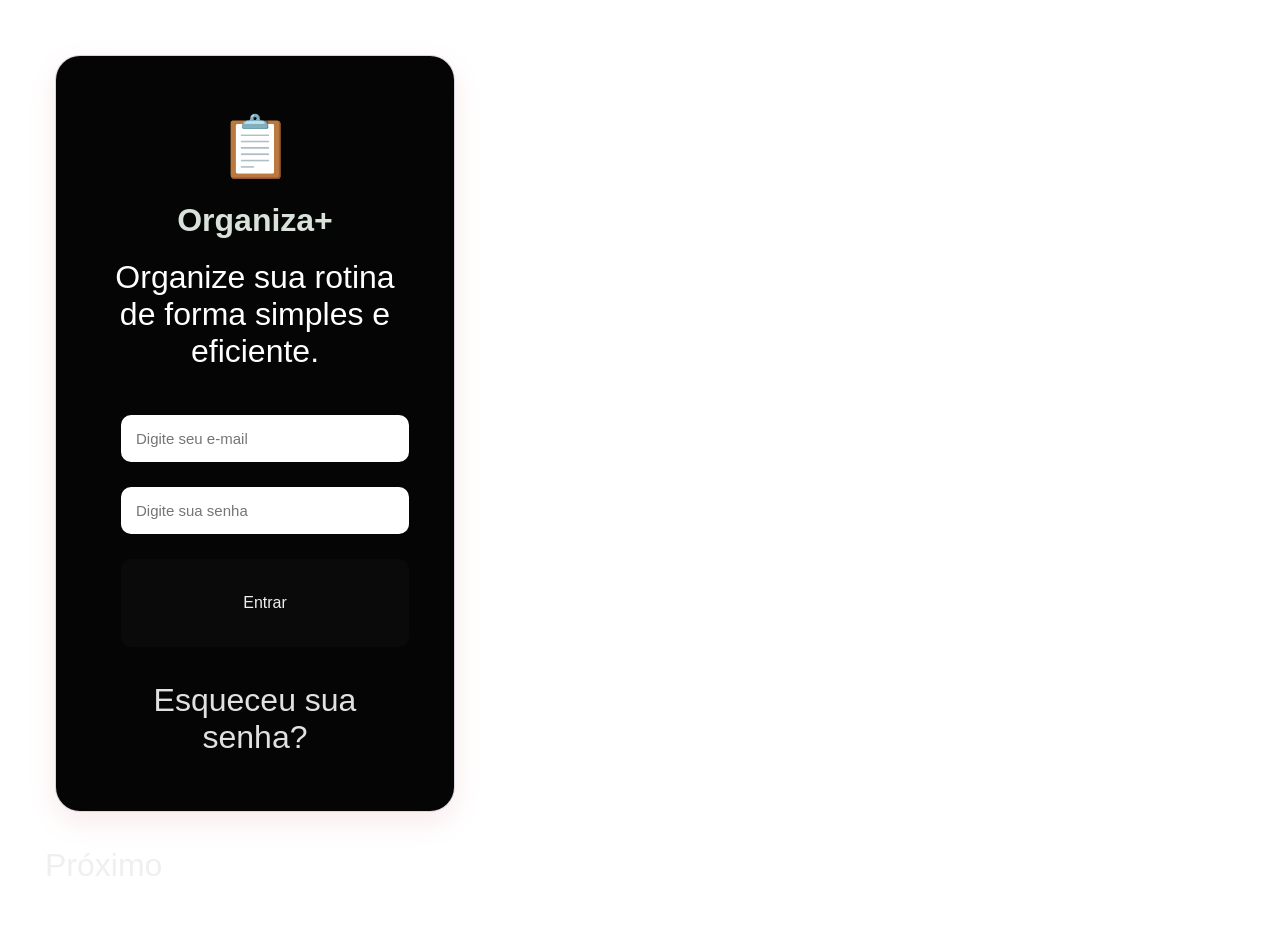
<file: index.html>
<!DOCTYPE html>
<html lang="pt-BR">
<head>
    <meta charset="UTF-8">
    <meta name="viewport" content="width=device-width, initial-scale=1.0">
    <title>Organiza+ | Login</title>
    <link rel="stylesheet" href="style.css">
  
</head>
<body>

    <div class="container">

        <div class="login-box">

            <div class="logo">
                📋
            </div>

            <h1>Organiza+</h1>

            <p>Organize sua rotina de forma simples e eficiente.</p>

            <form action="home.html">

                <input type="email" placeholder="Digite seu e-mail" required>

                <input type="password" placeholder="Digite sua senha" required>

                <button type="submit">Entrar</button>

            </form>

            <a href="#">Esqueceu sua senha?</a>

        </div>

    </div>
<a href="home.html">Próximo</a>
</body>
</html>
</file>
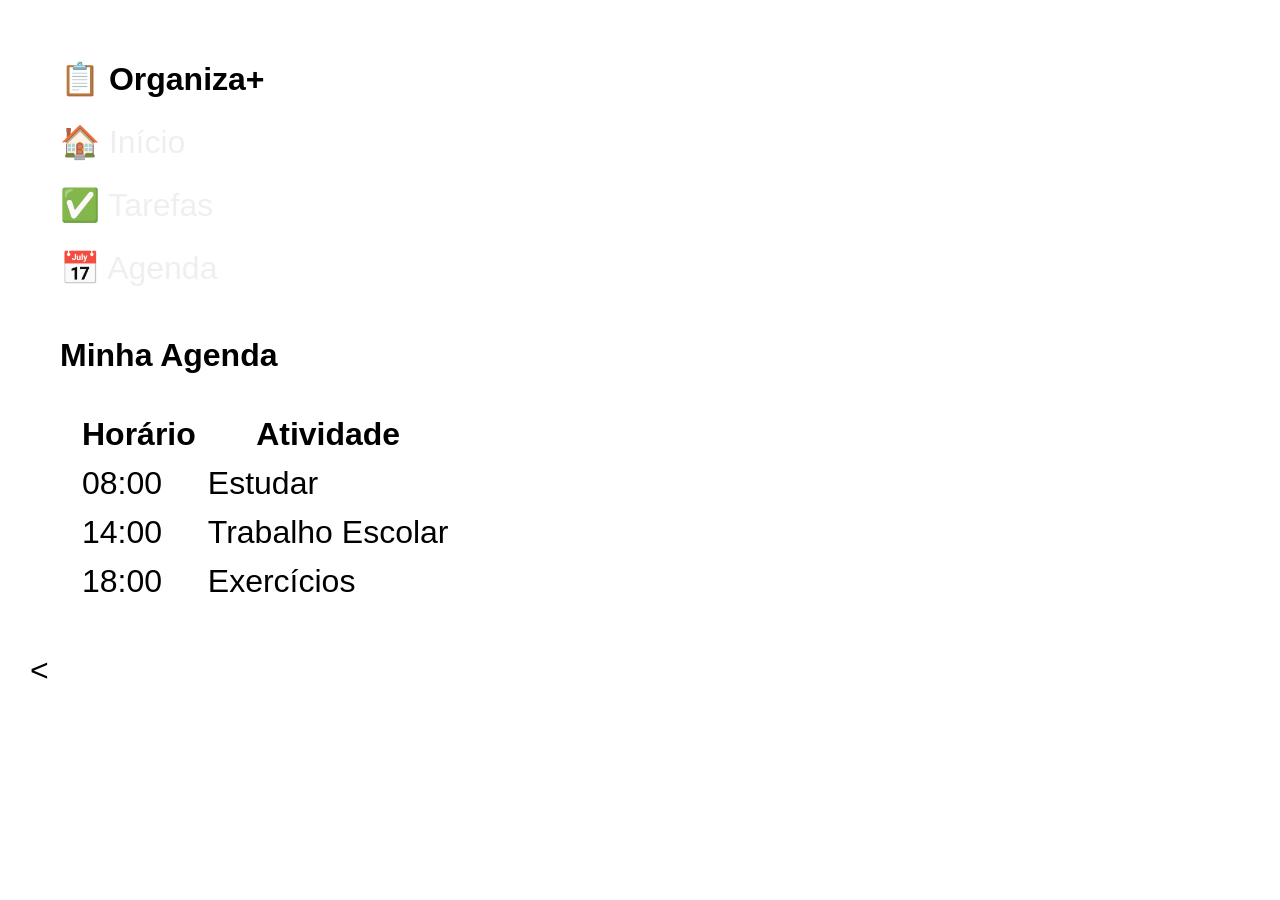
<file: diário.html>
<!DOCTYPE html>
<html lang="pt-BR">
<head>
<meta charset="UTF-8">
<title>Organiza+ | Agenda</title>
<link rel="stylesheet" href="style.css">
</head>

<body>

<div class="sidebar">

<h2>📋 Organiza+</h2>

<a href="home.html">🏠 Início</a>

<a href="tarefas.html">✅ Tarefas</a>

<a href="agenda.html">📅 Agenda</a>

</div>

<div class="main">

<h1>Minha Agenda</h1>

<div class="card">

<table>

<tr>
<th>Horário</th>
<th>Atividade</th>
</tr>

<tr>
<td>08:00</td>
<td>Estudar</td>
</tr>

<tr>
<td>14:00</td>
<td>Trabalho Escolar</td>
</tr>

<tr>
<td>18:00</td>
<td>Exercícios</td>
</tr>

</table>

</div>

</div>
<
</body>
</html>
</file>
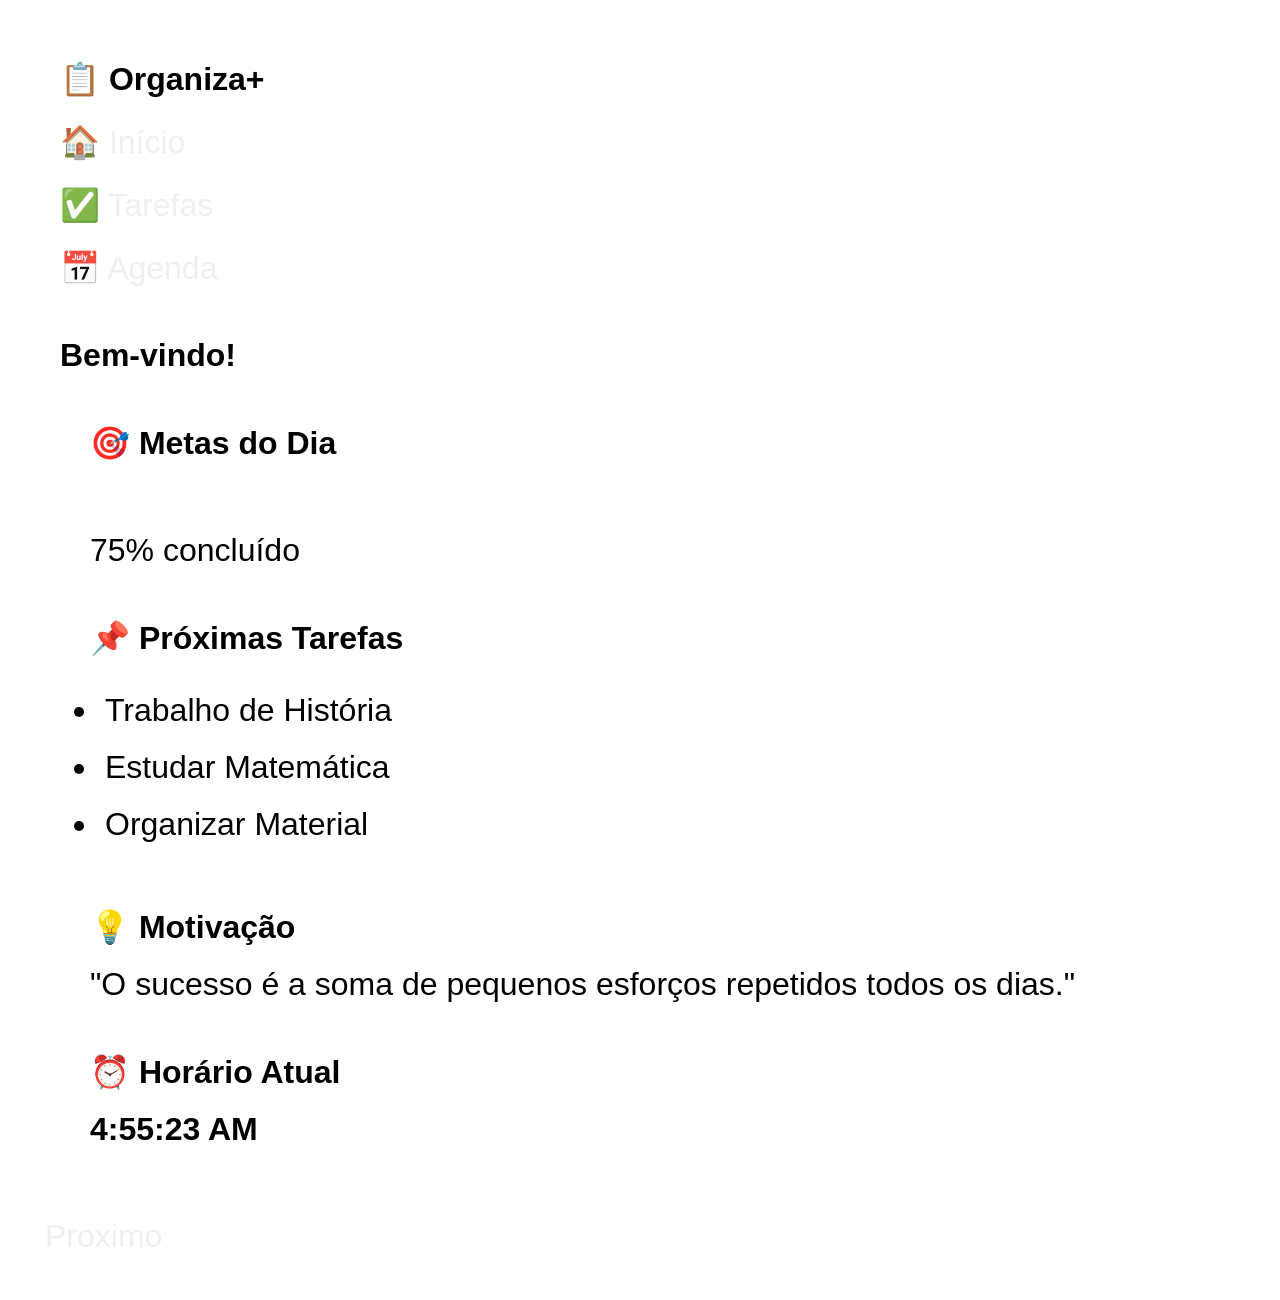
<file: home.html>
<!DOCTYPE html>
<html lang="pt-BR">
<head>
<meta charset="UTF-8">
<meta name="viewport" content="width=device-width, initial-scale=1.0">
<title>Organiza+ | Início</title>
<link rel="stylesheet" href="style.css">
</head>

<body>

<div class="sidebar">

<h2>📋 Organiza+</h2>

<a href="home.html">🏠 Início</a>



<a href="tarefas.html">✅ Tarefas</a>




<a href="agenda.html">📅 Agenda</a>


</div>

<div class="main">

<h1>Bem-vindo!</h1>

<div class="cards">

<div class="card">
<h2>🎯 Metas do Dia</h2>

<div class="barra">
<div class="progresso"></div>
</div>

<p>75% concluído</p>

</div>

<div class="card">
<h2>📌 Próximas Tarefas</h2>

<ul>
<li>Trabalho de História</li>
<li>Estudar Matemática</li>
<li>Organizar Material</li>
</ul>

</div>

<div class="card">
<h2>💡 Motivação</h2>

<p>
"O sucesso é a soma de pequenos esforços repetidos todos os dias."
</p>

</div>

<div class="card">
<h2>⏰ Horário Atual</h2>

<h3 id="relogio"></h3>

</div>

</div>

</div>

<script>
setInterval(()=>{
document.getElementById("relogio").innerHTML =
new Date().toLocaleTimeString();
},1000);
</script>
<a href="tarefas.html">Proximo</a>
</body>
</html>
</file>
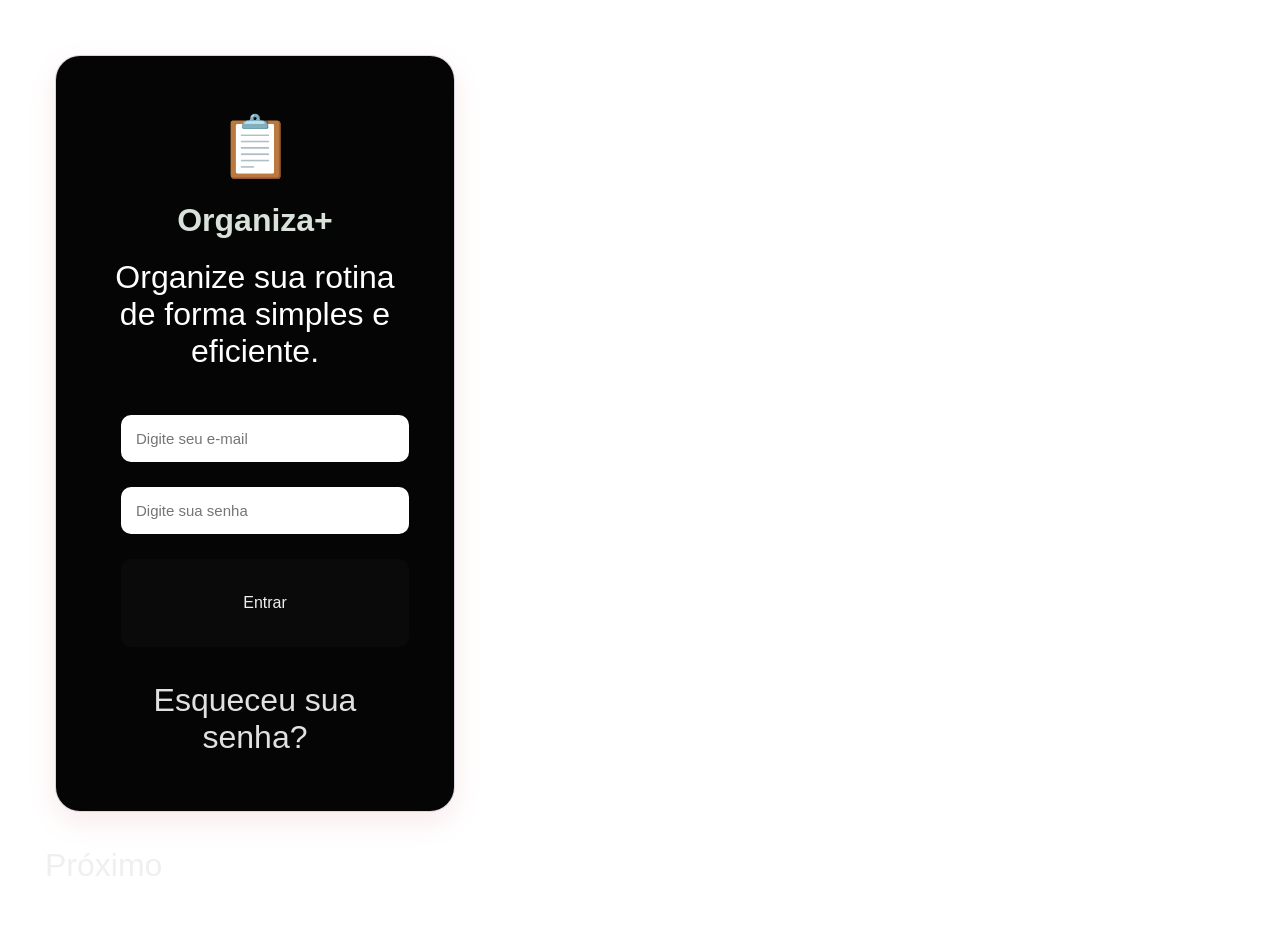
<file: login.html>
<!DOCTYPE html>
<html lang="pt-BR">
<head>
    <meta charset="UTF-8">
    <meta name="viewport" content="width=device-width, initial-scale=1.0">
    <title>Organiza+ | Login</title>
    <link rel="stylesheet" href="style.css">
  
</head>
<body>

    <div class="container">

        <div class="login-box">

            <div class="logo">
                📋
            </div>

            <h1>Organiza+</h1>

            <p>Organize sua rotina de forma simples e eficiente.</p>

            <form action="home.html">

                <input type="email" placeholder="Digite seu e-mail" required>

                <input type="password" placeholder="Digite sua senha" required>

                <button type="submit">Entrar</button>

            </form>

            <a href="#">Esqueceu sua senha?</a>

        </div>

    </div>
<a href="home.html">Próximo</a>
</body>
</html>
</file>
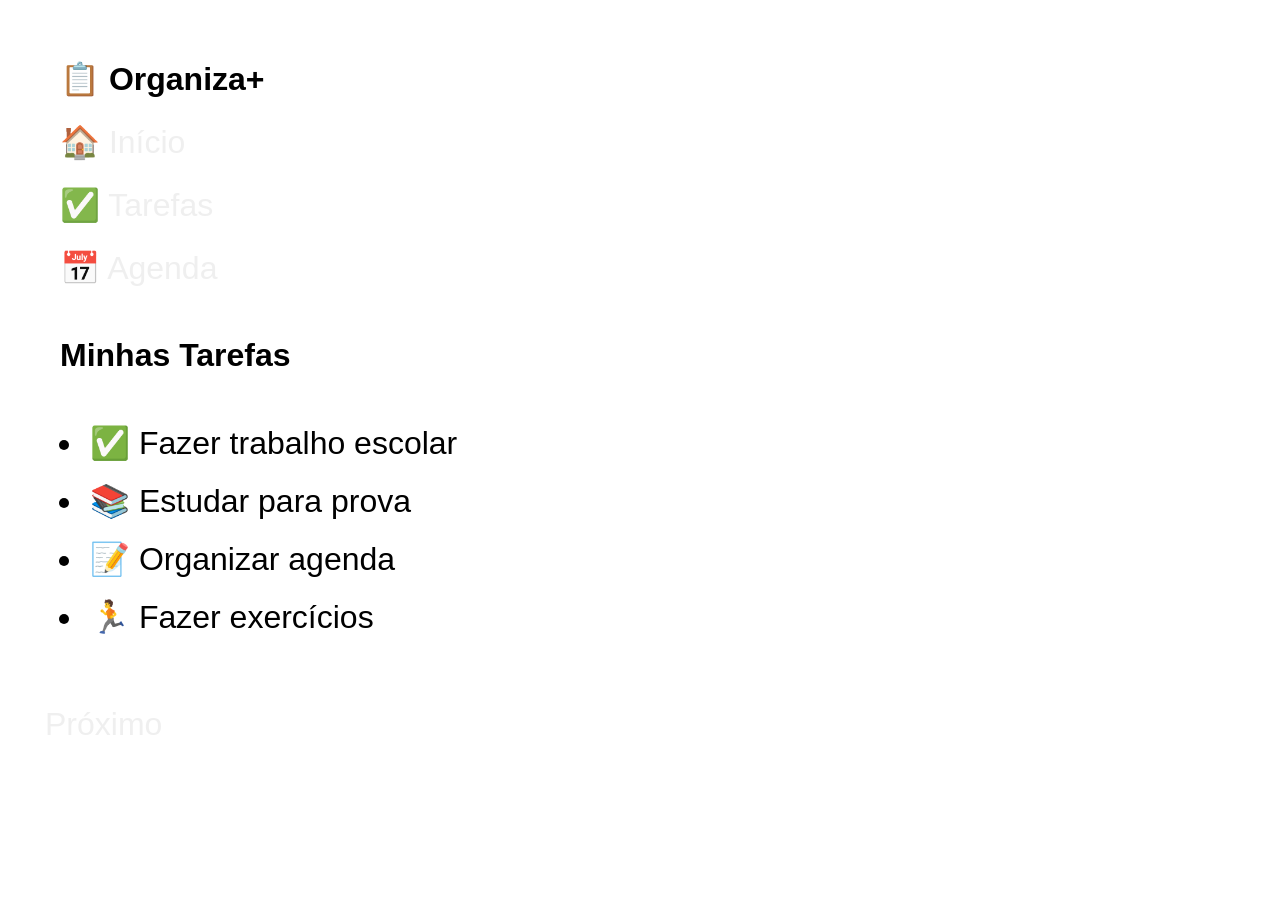
<file: tarefas.html>
<!DOCTYPE html>
<html lang="pt-BR">
<head>
<meta charset="UTF-8">
<title>Organiza+ | Tarefas</title>
<link rel="stylesheet" href="style.css">
</head>

<body>

<div class="sidebar">

<h2>📋 Organiza+</h2>

<a href="home.html">🏠 Início</a>

<a href="tarefas.html">✅ Tarefas</a>

<a href="agenda.html">📅 Agenda</a>


</div>

<div class="main">

<h1>Minhas Tarefas</h1>

<div class="card">

<ul>
<li>✅ Fazer trabalho escolar</li>

<li>📚 Estudar para prova</li>

<li>📝 Organizar agenda</li>

<li>🏃 Fazer exercícios</li>

</ul>

</div>

</div>
<a href="diário.html">Próximo</a>
</body>
</html>
</file>
<file: style.css>
*{
    margin: 10px;
    padding: 5px;
    box-sizing:border-box;
    font-family:'poppins', arial;
    font-weight: bold,700;
    font-size: 32px;
}

body{
    min-height:300p;

    display:flexbox;
    justify-content:center;
    align-items:center;

    background:linear-gradient(
        135deg,
        #f7fafa,
        hsl(210, 23%, 95%),
        hsla(223, 11%, 88%, 0.979)
    );
    
}
body{
    background-image: url("https://i.pinimg.com/736x/39/fa/f0/39faf0ee7ee9fee6dfc958f9301eaf0c.jpg");
    background-size: cover;
    background-position: center;
    background-repeat: no-repeat;
}
 
.container{
    width:100%;
    display:flexb;
    justify-content:center;
    align-items:center;
}

.login-box{

    width:400px;

    background:rgb(5, 5, 5);

    backdrop-filter:blur(15px);

    border:1px solid rgba(232, 227, 236, 0.938);

    border-radius:25px;

    padding:40px;

    text-align:center;

    box-shadow:0 10px 30px rgb(248, 234, 234);

    animation:aparecer 1s;
}

.logo{
    font-size:60px;
    margin-bottom:10px;
}

.login-box h1{
    color:#d8e2db;
    margin-bottom:10px;
}

.login-box p{
    color:white;
    margin-bottom:25px;
}

input{

    width:100%;

    padding:15px;

    margin-bottom:15px;

    border:rgb(235, 227, 227);

    border-radius:10px;

    outline:none;

    font-size:15px;
}

button{

    width:100%;

    padding:35px;

    background:#0a0a0a;

    color:rgb(241, 238, 238);

    border:none;

    border-radius:10px;

    font-size:16px;

    cursor:pointer;

    transition:.3s;
}

button:hover{
    transform:translateY(-3px);
}

a{
    display:block;
    margin-top:15px;
    color:#eeeeeef1;
    text-decoration:none;
}
</file>
